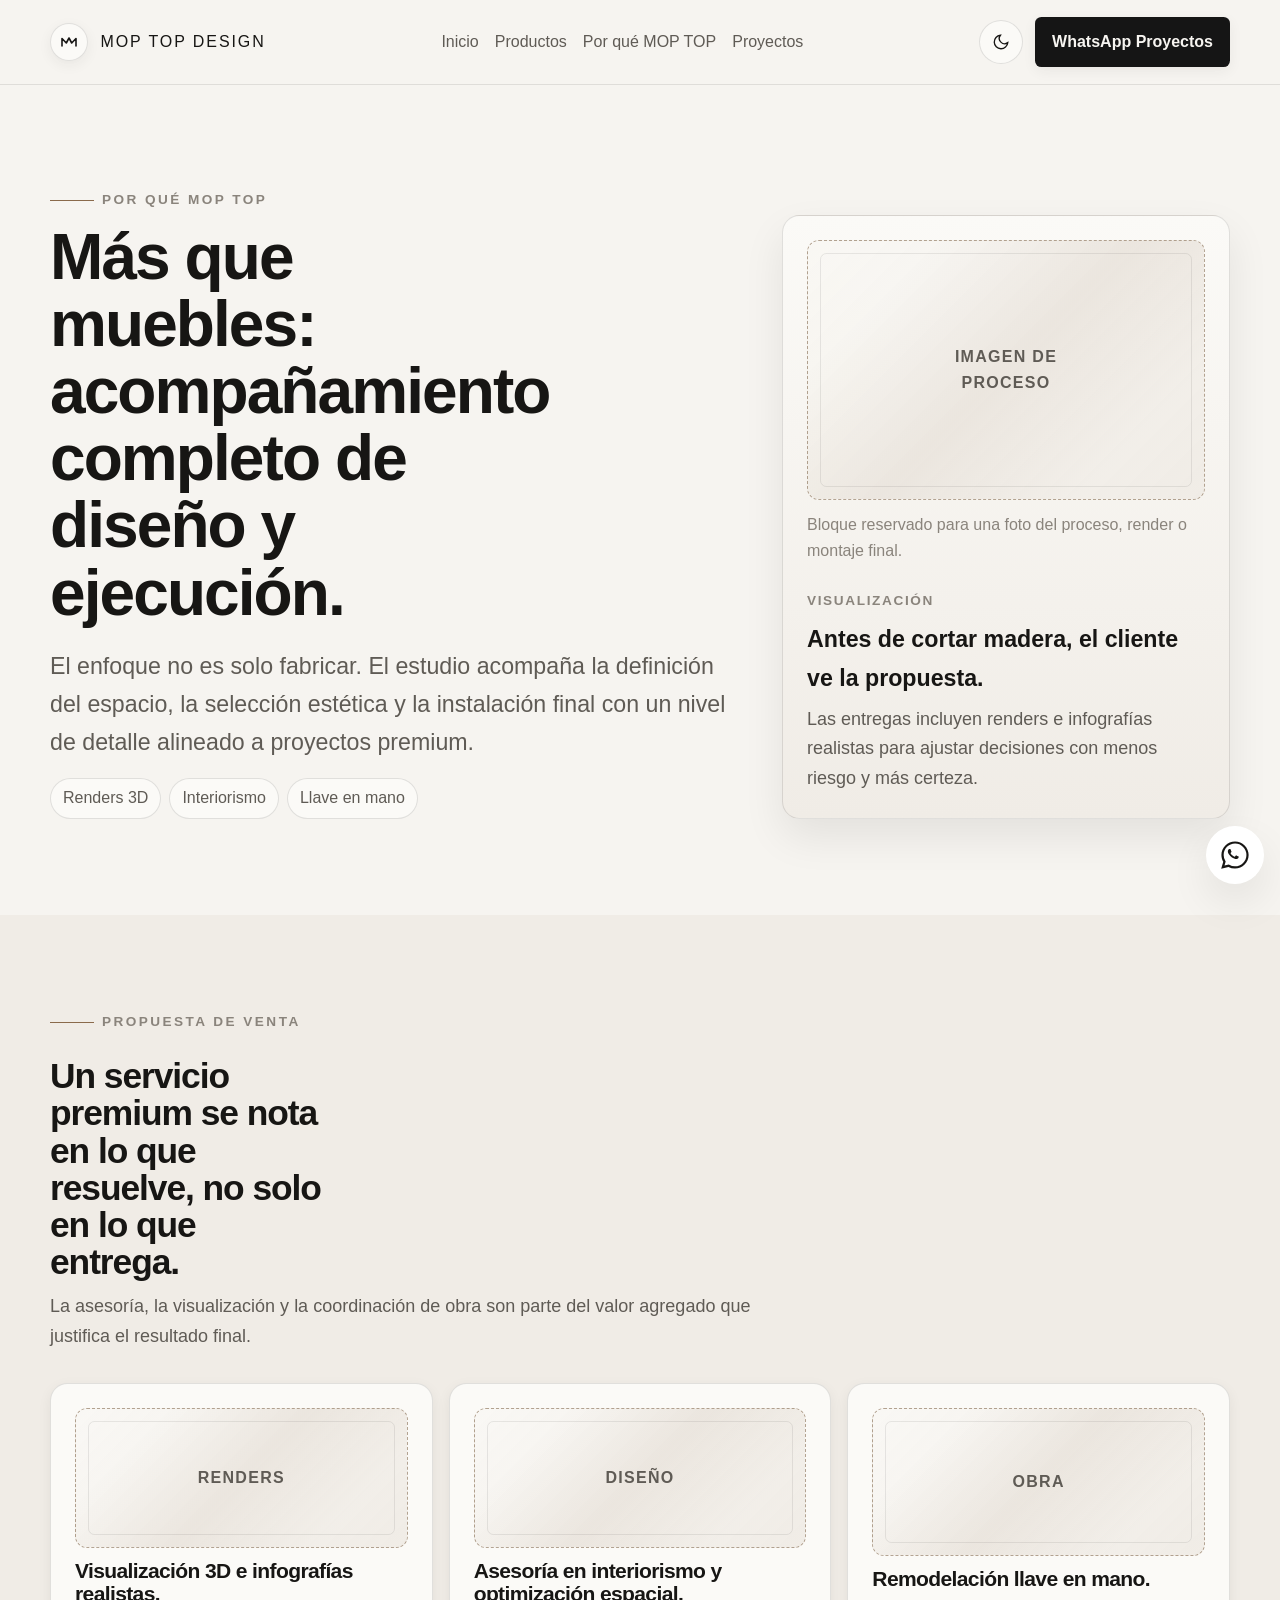
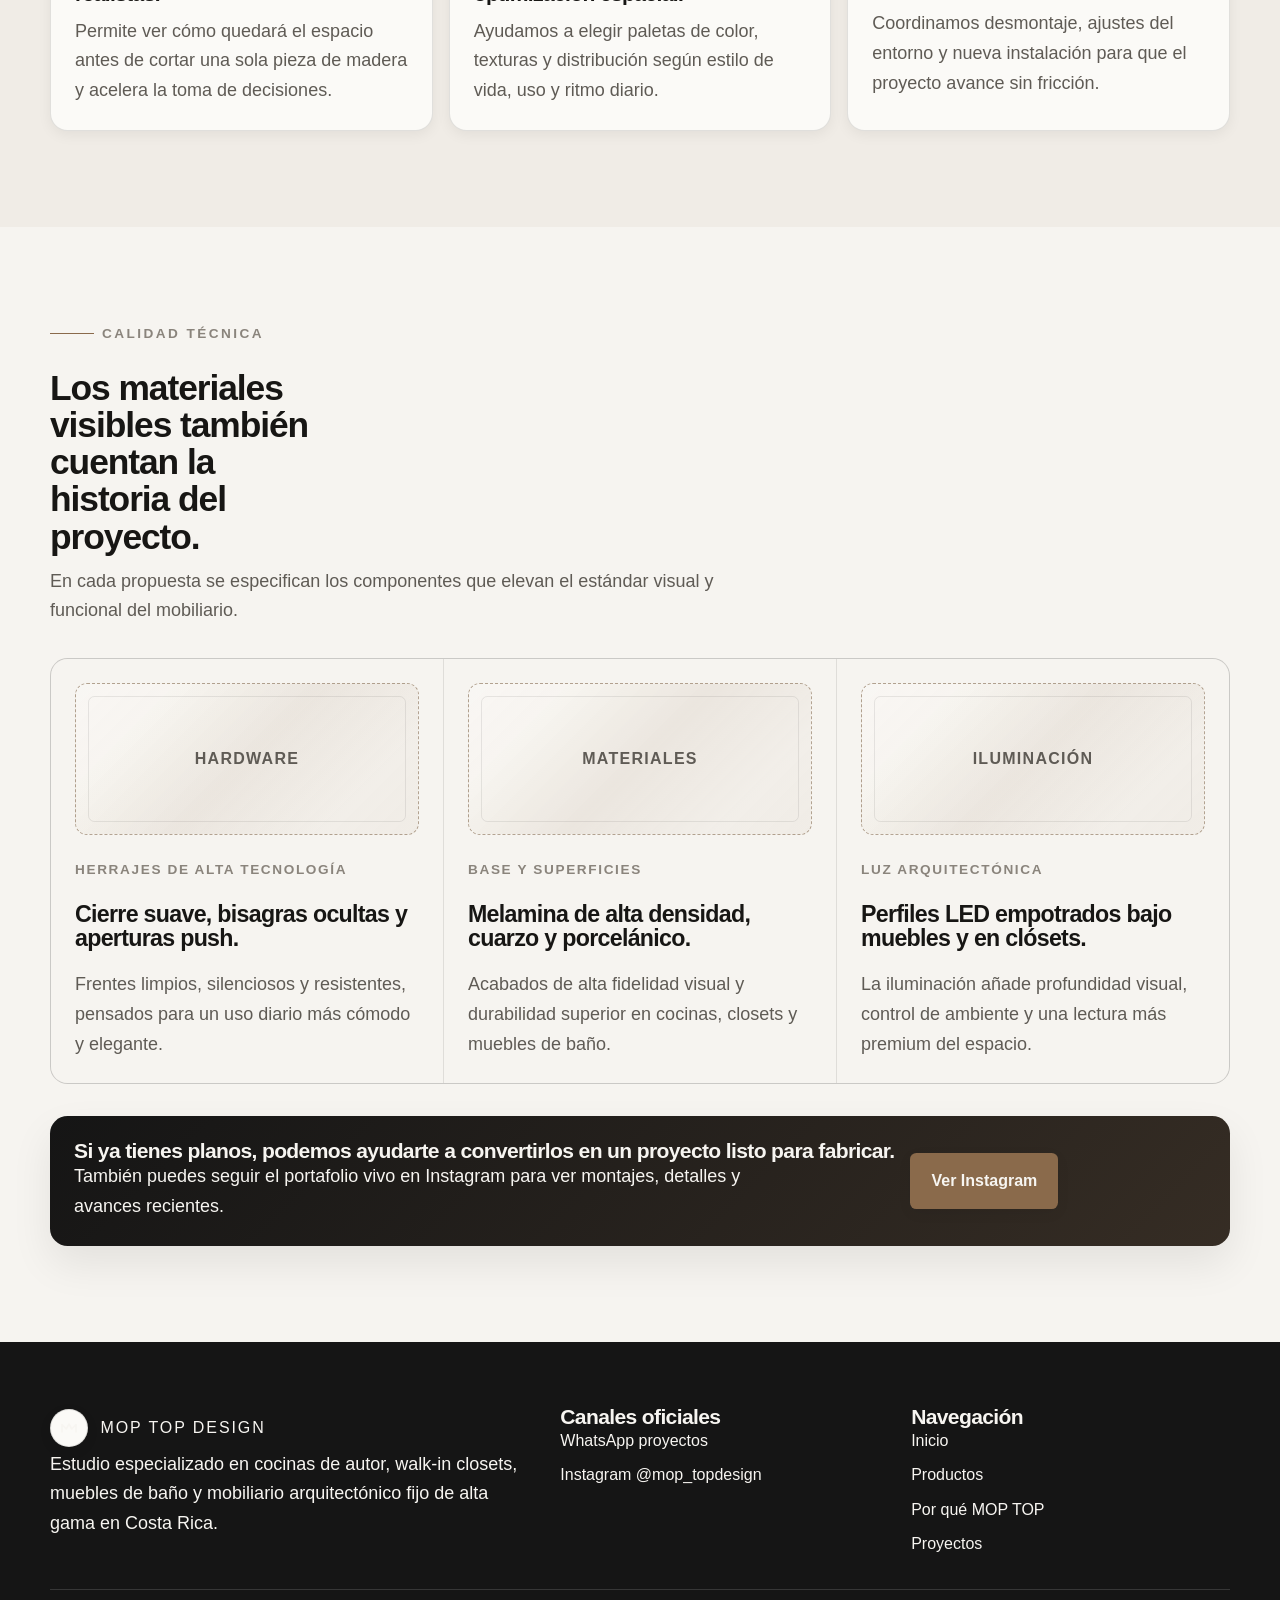
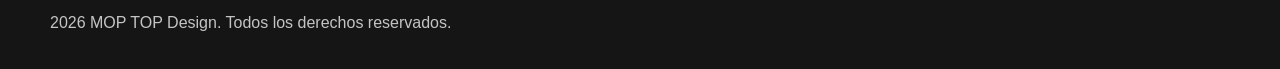
<file: porqueMopTop.html>
<!DOCTYPE html>
<html lang="es" data-theme="light">
<head>
  <meta charset="UTF-8" />
  <meta name="viewport" content="width=device-width, initial-scale=1.0, maximum-scale=1, user-scalable=no" />
  <meta name="description" content="MOP TOP Design, carpintería arquitectónica modular premium en Costa Rica." />
  <link rel="preconnect" href="https://fonts.googleapis.com">
  <link rel="preconnect" href="https://fonts.gstatic.com" crossorigin>
  <link href="https://api.fontshare.com/v2/css?f[]=general-sans@400,500,600,700&f[]=cabinet-grotesk@500,700,800&display=swap" rel="stylesheet">
  <link rel="stylesheet" href="assets/styles.css" />
</head>
<body>
  <a class="skip-link" href="#main">Saltar al contenido</a>
  <header class="site-header" id="inicio">
    <div class="container header-inner">
      <a href="index.html" class="brand" aria-label="MOP TOP inicio">
        <span class="brand-mark" aria-hidden="true">
          <svg width="22" height="22" viewBox="0 0 22 22" fill="none">
            <path d="M4 15V7.5L8.3 12L11 7L13.7 12L18 7.5V15" stroke="currentColor" stroke-width="1.6" stroke-linecap="round" stroke-linejoin="round"/>
          </svg>
        </span>
        <span class="brand-text">MOP TOP Design</span>
      </a>
      <button class="nav-toggle" type="button" data-nav-toggle aria-label="Abrir menú" aria-expanded="false" aria-controls="primary-nav">
        <svg viewBox="0 0 24 24" fill="none" stroke="currentColor" stroke-width="2" stroke-linecap="round" aria-hidden="true">
          <path d="M4 7h16"/><path d="M4 12h16"/><path d="M4 17h16"/>
        </svg>
      </button>
      <nav class="main-nav" id="primary-nav" aria-label="Principal">
        <a href="index.html">Inicio</a>
        <a href="productos.html">Productos</a>
        <a href="porqueMopTop.html">Por qué MOP TOP</a>
        <a href="proyectos.html">Proyectos</a>
      </nav>
      <div class="header-actions">
        <button class="theme-toggle" type="button" data-theme-toggle aria-label="Cambiar tema">
          <svg width="18" height="18" viewBox="0 0 24 24" fill="none" stroke="currentColor" stroke-width="1.8"><path d="M21 12.8A9 9 0 1 1 11.2 3a7 7 0 0 0 9.8 9.8Z"/></svg>
        </button>
        <a class="btn btn-primary btn-small" href="https://wa.me/50600000000?text=Hola%20MOP%20TOP,%20quiero%20iniciar%20un%20proyecto%20de%20carpinter%C3%ADa%20arquitect%C3%B3nica" target="_blank" rel="noopener noreferrer">WhatsApp Proyectos</a>
      </div>
    </div>
  </header>
  <main id="main">

    <section class="section section-hero">
      <div class="container hero-grid">
        <div class="hero-copy reveal">
          <p class="eyebrow">Por qué MOP TOP</p>
          <h1>Más que muebles: acompañamiento completo de diseño y ejecución.</h1>
          <p class="hero-text">El enfoque no es solo fabricar. El estudio acompaña la definición del espacio, la selección estética y la instalación final con un nivel de detalle alineado a proyectos premium.</p>
          <ul class="eyebrow-list" role="list">
            <li>Renders 3D</li>
            <li>Interiorismo</li>
            <li>Llave en mano</li>
          </ul>
        </div>
        <aside class="hero-panel reveal" aria-label="Beneficios de trabajar con MOP TOP">
          <div class="hero-visual">
            <div class="media-placeholder media-placeholder-hero" aria-hidden="true"><span>Imagen de proceso</span></div>
            <p class="media-caption">Bloque reservado para una foto del proceso, render o montaje final.</p>
          </div>
          <div class="hero-stat">
            <span class="stat-label">Visualización</span>
            <strong>Antes de cortar madera, el cliente ve la propuesta.</strong>
            <p>Las entregas incluyen renders e infografías realistas para ajustar decisiones con menos riesgo y más certeza.</p>
          </div>
        </aside>
      </div>
    </section>

    <section class="section section-alt">
      <div class="container section-head reveal">
        <p class="eyebrow">Propuesta de venta</p>
        <h2>Un servicio premium se nota en lo que resuelve, no solo en lo que entrega.</h2>
        <p>La asesoría, la visualización y la coordinación de obra son parte del valor agregado que justifica el resultado final.</p>
      </div>
      <div class="container feature-grid reveal">
        <article class="feature-card">
          <div class="media-placeholder" aria-hidden="true"><span>Renders</span></div>
          <h3>Visualización 3D e infografías realistas.</h3>
          <p>Permite ver cómo quedará el espacio antes de cortar una sola pieza de madera y acelera la toma de decisiones.</p>
        </article>
        <article class="feature-card">
          <div class="media-placeholder" aria-hidden="true"><span>Diseño</span></div>
          <h3>Asesoría en interiorismo y optimización espacial.</h3>
          <p>Ayudamos a elegir paletas de color, texturas y distribución según estilo de vida, uso y ritmo diario.</p>
        </article>
        <article class="feature-card">
          <div class="media-placeholder" aria-hidden="true"><span>Obra</span></div>
          <h3>Remodelación llave en mano.</h3>
          <p>Coordinamos desmontaje, ajustes del entorno y nueva instalación para que el proyecto avance sin fricción.</p>
        </article>
      </div>
    </section>

    <section class="section">
      <div class="container section-head reveal">
        <p class="eyebrow">Calidad técnica</p>
        <h2>Los materiales visibles también cuentan la historia del proyecto.</h2>
        <p>En cada propuesta se especifican los componentes que elevan el estándar visual y funcional del mobiliario.</p>
      </div>
      <div class="container services-grid reveal">
        <article class="service-card">
          <div class="media-placeholder media-placeholder-card" aria-hidden="true"><span>Hardware</span></div>
          <p class="card-index">Herrajes de alta tecnología</p>
          <h3>Cierre suave, bisagras ocultas y aperturas push.</h3>
          <p>Frentes limpios, silenciosos y resistentes, pensados para un uso diario más cómodo y elegante.</p>
        </article>
        <article class="service-card">
          <div class="media-placeholder media-placeholder-card" aria-hidden="true"><span>Materiales</span></div>
          <p class="card-index">Base y superficies</p>
          <h3>Melamina de alta densidad, cuarzo y porcelánico.</h3>
          <p>Acabados de alta fidelidad visual y durabilidad superior en cocinas, closets y muebles de baño.</p>
        </article>
        <article class="service-card">
          <div class="media-placeholder media-placeholder-card" aria-hidden="true"><span>Iluminación</span></div>
          <p class="card-index">Luz arquitectónica</p>
          <h3>Perfiles LED empotrados bajo muebles y en clósets.</h3>
          <p>La iluminación añade profundidad visual, control de ambiente y una lectura más premium del espacio.</p>
        </article>
      </div>
      <div class="container inline-cta reveal">
        <div>
          <h3>Si ya tienes planos, podemos ayudarte a convertirlos en un proyecto listo para fabricar.</h3>
          <p>También puedes seguir el portafolio vivo en Instagram para ver montajes, detalles y avances recientes.</p>
        </div>
        <a class="btn btn-primary" href="https://www.instagram.com/mop_topdesign" target="_blank" rel="noopener noreferrer">Ver Instagram</a>
      </div>
    </section>

  </main>
  <footer class="site-footer">
    <div class="container footer-grid">
      <div>
        <a href="index.html" class="brand footer-brand" aria-label="MOP TOP inicio">
          <span class="brand-mark" aria-hidden="true">
            <svg width="22" height="22" viewBox="0 0 22 22" fill="none">
              <path d="M4 15V7.5L8.3 12L11 7L13.7 12L18 7.5V15" stroke="currentColor" stroke-width="1.6" stroke-linecap="round" stroke-linejoin="round"/>
            </svg>
          </span>
          <span class="brand-text">MOP TOP Design</span>
        </a>
        <p>Estudio especializado en cocinas de autor, walk-in closets, muebles de baño y mobiliario arquitectónico fijo de alta gama en Costa Rica.</p>
      </div>
      <div>
        <h3>Canales oficiales</h3>
        <ul class="footer-links" role="list">
          <li><a href="https://wa.me/50600000000?text=Hola%20MOP%20TOP,%20quiero%20agendar%20una%20cita%20t%C3%A9cnica" target="_blank" rel="noopener noreferrer">WhatsApp proyectos</a></li>
          <li><a href="https://www.instagram.com/mop_topdesign" target="_blank" rel="noopener noreferrer">Instagram @mop_topdesign</a></li>
        </ul>
      </div>
      <div>
        <h3>Navegación</h3>
        <ul class="footer-links" role="list">
          <li><a href="index.html">Inicio</a></li>
          <li><a href="productos.html">Productos</a></li>
          <li><a href="porqueMopTop.html">Por qué MOP TOP</a></li>
          <li><a href="proyectos.html">Proyectos</a></li>
        </ul>
      </div>
    </div>
    <div class="container footer-bottom">
      <p>2026 MOP TOP Design. Todos los derechos reservados.</p>
    </div>
  </footer>
  <a class="whatsapp-float" href="https://wa.me/?text=Hola%20Ivy%20Beauty%20Studio,%20me%20gustar%C3%ADa%20realizar%20una%20consulta%20sobre%20sus%20servicios." target="_blank" rel="noopener noreferrer" aria-label="Abrir WhatsApp">
      <svg width="28" height="28" viewBox="0 0 32 32" fill="currentColor" aria-hidden="true"><path d="M19.11 17.2c-.26-.13-1.5-.74-1.73-.82-.23-.09-.4-.13-.57.13-.17.26-.65.82-.8.99-.15.17-.3.19-.56.06-.26-.13-1.09-.4-2.08-1.28-.77-.68-1.29-1.52-1.44-1.78-.15-.26-.02-.4.11-.53.12-.12.26-.3.39-.45.13-.15.17-.26.26-.43.09-.17.04-.32-.02-.45-.06-.13-.57-1.37-.78-1.88-.21-.5-.42-.43-.57-.44h-.49c-.17 0-.45.06-.68.32-.23.26-.88.86-.88 2.09s.9 2.43 1.02 2.6c.13.17 1.77 2.7 4.29 3.79.6.26 1.07.42 1.43.54.6.19 1.15.16 1.58.1.48-.07 1.5-.61 1.71-1.2.21-.59.21-1.1.15-1.2-.07-.1-.24-.16-.5-.29Z"/><path d="M16.02 3.2c-7.07 0-12.8 5.71-12.8 12.76 0 2.26.6 4.47 1.73 6.41L3 29l6.83-1.79a12.8 12.8 0 0 0 6.19 1.58h.01c7.06 0 12.79-5.72 12.79-12.77 0-3.41-1.33-6.61-3.75-9.01A12.73 12.73 0 0 0 16.02 3.2Zm0 23.45h-.01a10.67 10.67 0 0 1-5.44-1.49l-.39-.23-4.05 1.06 1.08-3.95-.25-.4a10.58 10.58 0 0 1-1.63-5.68c0-5.9 4.81-10.7 10.72-10.7 2.86 0 5.55 1.11 7.57 3.12a10.64 10.64 0 0 1 3.14 7.58c0 5.91-4.81 10.71-10.74 10.71Z"/></svg>
    </a>
  <script src="assets/app.js" defer></script>
</body>
</html>
</file>
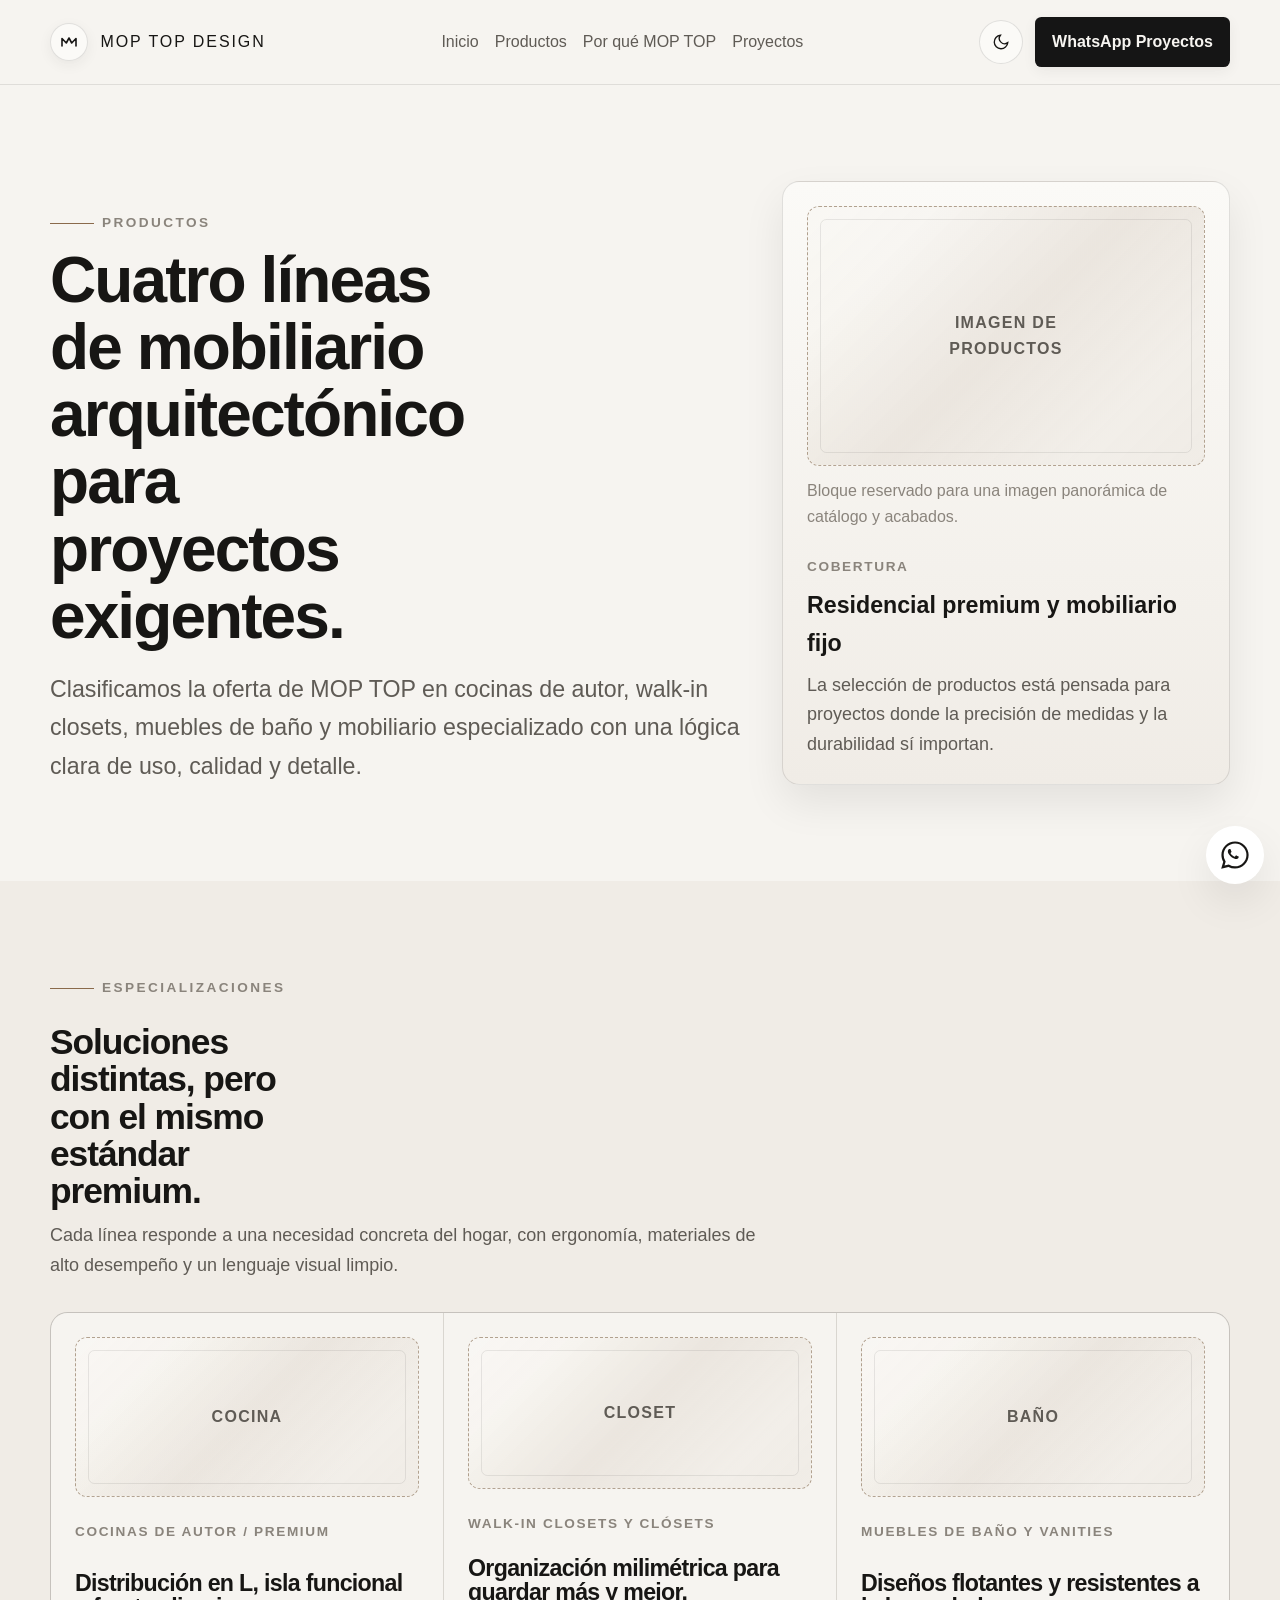
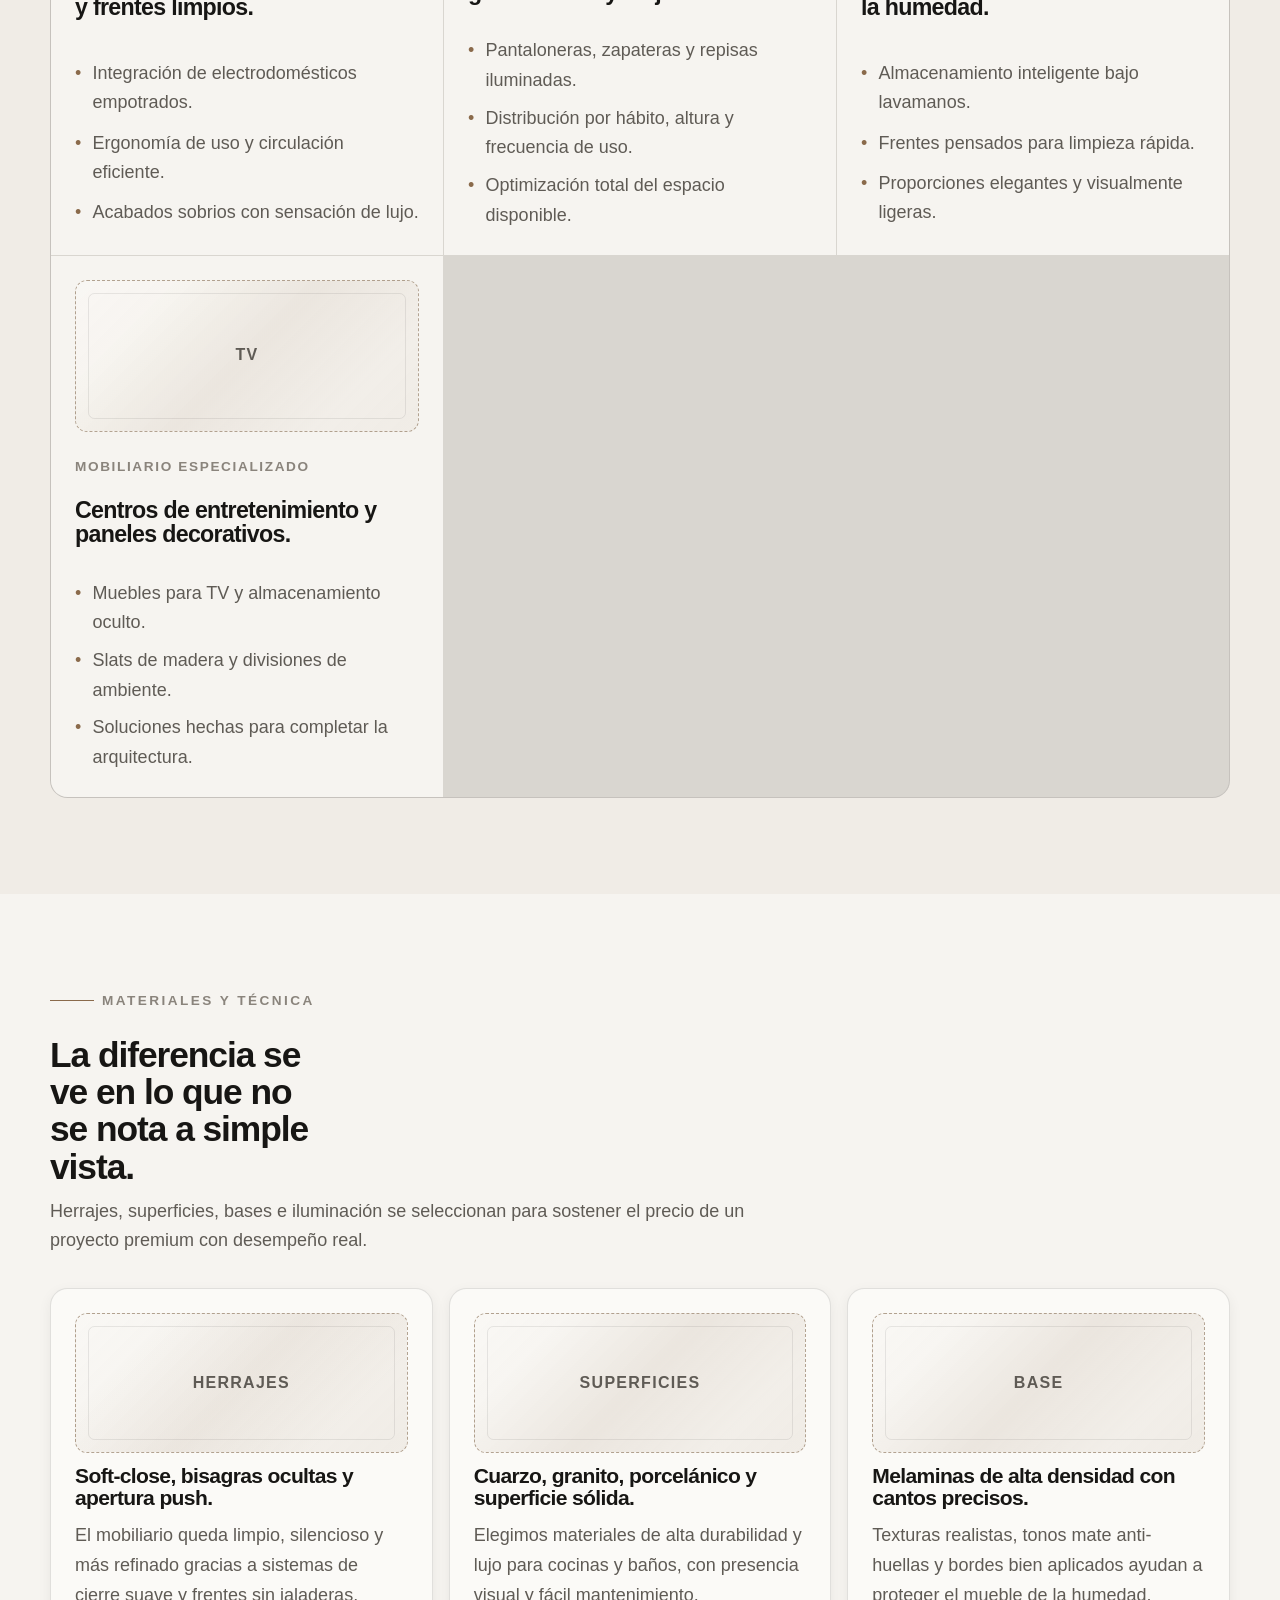
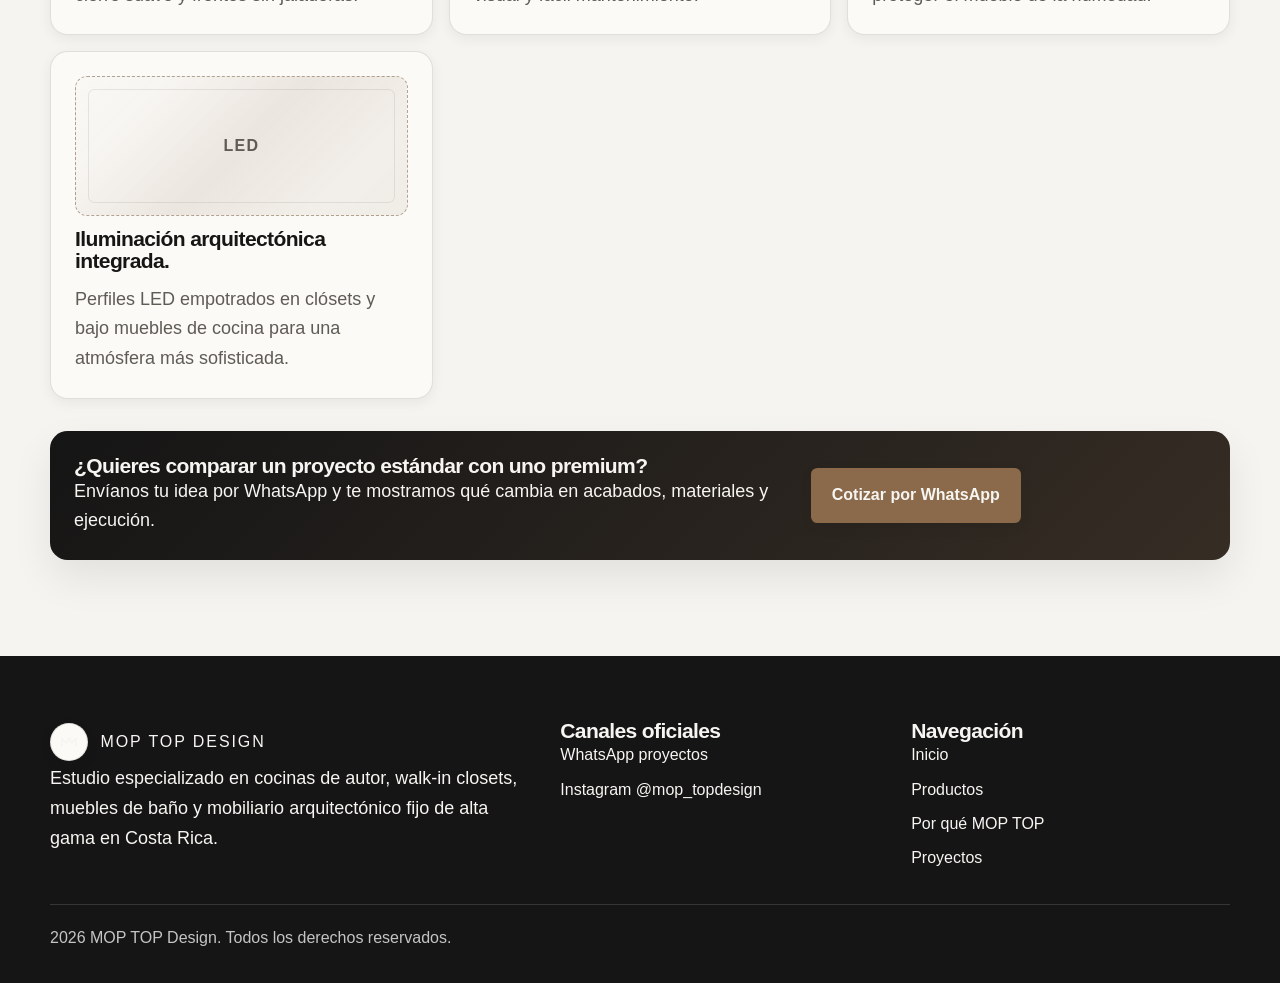
<file: productos.html>
<!DOCTYPE html>
<html lang="es" data-theme="light">
<head>
  <meta charset="UTF-8" />
  <meta name="viewport" content="width=device-width, initial-scale=1.0, maximum-scale=1, user-scalable=no" />
  <meta name="description" content="MOP TOP Design, carpintería arquitectónica modular premium en Costa Rica." />
  <link rel="preconnect" href="https://fonts.googleapis.com">
  <link rel="preconnect" href="https://fonts.gstatic.com" crossorigin>
  <link href="https://api.fontshare.com/v2/css?f[]=general-sans@400,500,600,700&f[]=cabinet-grotesk@500,700,800&display=swap" rel="stylesheet">
  <link rel="stylesheet" href="assets/styles.css" />
</head>
<body>
  <a class="skip-link" href="#main">Saltar al contenido</a>
  <header class="site-header" id="inicio">
    <div class="container header-inner">
      <a href="index.html" class="brand" aria-label="MOP TOP inicio">
        <span class="brand-mark" aria-hidden="true">
          <svg width="22" height="22" viewBox="0 0 22 22" fill="none">
            <path d="M4 15V7.5L8.3 12L11 7L13.7 12L18 7.5V15" stroke="currentColor" stroke-width="1.6" stroke-linecap="round" stroke-linejoin="round"/>
          </svg>
        </span>
        <span class="brand-text">MOP TOP Design</span>
      </a>
      <button class="nav-toggle" type="button" data-nav-toggle aria-label="Abrir menú" aria-expanded="false" aria-controls="primary-nav">
        <svg viewBox="0 0 24 24" fill="none" stroke="currentColor" stroke-width="2" stroke-linecap="round" aria-hidden="true">
          <path d="M4 7h16"/><path d="M4 12h16"/><path d="M4 17h16"/>
        </svg>
      </button>
      <nav class="main-nav" id="primary-nav" aria-label="Principal">
        <a href="index.html">Inicio</a>
        <a href="productos.html">Productos</a>
        <a href="porqueMopTop.html">Por qué MOP TOP</a>
        <a href="proyectos.html">Proyectos</a>
      </nav>
      <div class="header-actions">
        <button class="theme-toggle" type="button" data-theme-toggle aria-label="Cambiar tema">
          <svg width="18" height="18" viewBox="0 0 24 24" fill="none" stroke="currentColor" stroke-width="1.8"><path d="M21 12.8A9 9 0 1 1 11.2 3a7 7 0 0 0 9.8 9.8Z"/></svg>
        </button>
        <a class="btn btn-primary btn-small" href="https://wa.me/50600000000?text=Hola%20MOP%20TOP,%20quiero%20iniciar%20un%20proyecto%20de%20carpinter%C3%ADa%20arquitect%C3%B3nica" target="_blank" rel="noopener noreferrer">WhatsApp Proyectos</a>
      </div>
    </div>
  </header>
  <main id="main">

    <section class="section section-hero">
      <div class="container hero-grid">
        <div class="hero-copy reveal">
          <p class="eyebrow">Productos</p>
          <h1>Cuatro líneas de mobiliario arquitectónico para proyectos exigentes.</h1>
          <p class="hero-text">Clasificamos la oferta de MOP TOP en cocinas de autor, walk-in closets, muebles de baño y mobiliario especializado con una lógica clara de uso, calidad y detalle.</p>
        </div>
        <aside class="hero-panel reveal" aria-label="Vista general de productos">
          <div class="hero-visual">
            <div class="media-placeholder media-placeholder-hero" aria-hidden="true"><span>Imagen de productos</span></div>
            <p class="media-caption">Bloque reservado para una imagen panorámica de catálogo y acabados.</p>
          </div>
          <div class="hero-stat">
            <span class="stat-label">Cobertura</span>
            <strong>Residencial premium y mobiliario fijo</strong>
            <p>La selección de productos está pensada para proyectos donde la precisión de medidas y la durabilidad sí importan.</p>
          </div>
        </aside>
      </div>
    </section>

    <section class="section section-alt">
      <div class="container section-head reveal">
        <p class="eyebrow">Especializaciones</p>
        <h2>Soluciones distintas, pero con el mismo estándar premium.</h2>
        <p>Cada línea responde a una necesidad concreta del hogar, con ergonomía, materiales de alto desempeño y un lenguaje visual limpio.</p>
      </div>
      <div class="container services-grid reveal">
        <article class="service-card">
          <div class="media-placeholder media-placeholder-card" aria-hidden="true"><span>Cocina</span></div>
          <p class="card-index">Cocinas de autor / premium</p>
          <h3>Distribución en L, isla funcional y frentes limpios.</h3>
          <ul class="check-list" role="list">
            <li>Integración de electrodomésticos empotrados.</li>
            <li>Ergonomía de uso y circulación eficiente.</li>
            <li>Acabados sobrios con sensación de lujo.</li>
          </ul>
        </article>
        <article class="service-card">
          <div class="media-placeholder media-placeholder-card" aria-hidden="true"><span>Closet</span></div>
          <p class="card-index">Walk-in closets y clósets</p>
          <h3>Organización milimétrica para guardar más y mejor.</h3>
          <ul class="check-list" role="list">
            <li>Pantaloneras, zapateras y repisas iluminadas.</li>
            <li>Distribución por hábito, altura y frecuencia de uso.</li>
            <li>Optimización total del espacio disponible.</li>
          </ul>
        </article>
        <article class="service-card">
          <div class="media-placeholder media-placeholder-card" aria-hidden="true"><span>Baño</span></div>
          <p class="card-index">Muebles de baño y vanities</p>
          <h3>Diseños flotantes y resistentes a la humedad.</h3>
          <ul class="check-list" role="list">
            <li>Almacenamiento inteligente bajo lavamanos.</li>
            <li>Frentes pensados para limpieza rápida.</li>
            <li>Proporciones elegantes y visualmente ligeras.</li>
          </ul>
        </article>
        <article class="service-card">
          <div class="media-placeholder media-placeholder-card" aria-hidden="true"><span>TV</span></div>
          <p class="card-index">Mobiliario especializado</p>
          <h3>Centros de entretenimiento y paneles decorativos.</h3>
          <ul class="check-list" role="list">
            <li>Muebles para TV y almacenamiento oculto.</li>
            <li>Slats de madera y divisiones de ambiente.</li>
            <li>Soluciones hechas para completar la arquitectura.</li>
          </ul>
        </article>
      </div>
    </section>

    <section class="section">
      <div class="container section-head reveal">
        <p class="eyebrow">Materiales y técnica</p>
        <h2>La diferencia se ve en lo que no se nota a simple vista.</h2>
        <p>Herrajes, superficies, bases e iluminación se seleccionan para sostener el precio de un proyecto premium con desempeño real.</p>
      </div>
      <div class="container feature-grid reveal">
        <article class="feature-card">
          <div class="media-placeholder" aria-hidden="true"><span>Herrajes</span></div>
          <h3>Soft-close, bisagras ocultas y apertura push.</h3>
          <p>El mobiliario queda limpio, silencioso y más refinado gracias a sistemas de cierre suave y frentes sin jaladeras.</p>
        </article>
        <article class="feature-card">
          <div class="media-placeholder" aria-hidden="true"><span>Superficies</span></div>
          <h3>Cuarzo, granito, porcelánico y superficie sólida.</h3>
          <p>Elegimos materiales de alta durabilidad y lujo para cocinas y baños, con presencia visual y fácil mantenimiento.</p>
        </article>
        <article class="feature-card">
          <div class="media-placeholder" aria-hidden="true"><span>Base</span></div>
          <h3>Melaminas de alta densidad con cantos precisos.</h3>
          <p>Texturas realistas, tonos mate anti-huellas y bordes bien aplicados ayudan a proteger el mueble de la humedad.</p>
        </article>
        <article class="feature-card">
          <div class="media-placeholder" aria-hidden="true"><span>LED</span></div>
          <h3>Iluminación arquitectónica integrada.</h3>
          <p>Perfiles LED empotrados en clósets y bajo muebles de cocina para una atmósfera más sofisticada.</p>
        </article>
      </div>
      <div class="container inline-cta reveal">
        <div>
          <h3>¿Quieres comparar un proyecto estándar con uno premium?</h3>
          <p>Envíanos tu idea por WhatsApp y te mostramos qué cambia en acabados, materiales y ejecución.</p>
        </div>
        <a class="btn btn-primary" href="https://wa.me/50600000000?text=Hola%20MOP%20TOP,%20quiero%20cotizar%20cocinas,%20closets%20o%20ba%C3%B1os" target="_blank" rel="noopener noreferrer">Cotizar por WhatsApp</a>
      </div>
    </section>

  </main>
  <footer class="site-footer">
    <div class="container footer-grid">
      <div>
        <a href="index.html" class="brand footer-brand" aria-label="MOP TOP inicio">
          <span class="brand-mark" aria-hidden="true">
            <svg width="22" height="22" viewBox="0 0 22 22" fill="none">
              <path d="M4 15V7.5L8.3 12L11 7L13.7 12L18 7.5V15" stroke="currentColor" stroke-width="1.6" stroke-linecap="round" stroke-linejoin="round"/>
            </svg>
          </span>
          <span class="brand-text">MOP TOP Design</span>
        </a>
        <p>Estudio especializado en cocinas de autor, walk-in closets, muebles de baño y mobiliario arquitectónico fijo de alta gama en Costa Rica.</p>
      </div>
      <div>
        <h3>Canales oficiales</h3>
        <ul class="footer-links" role="list">
          <li><a href="https://wa.me/50600000000?text=Hola%20MOP%20TOP,%20quiero%20agendar%20una%20cita%20t%C3%A9cnica" target="_blank" rel="noopener noreferrer">WhatsApp proyectos</a></li>
          <li><a href="https://www.instagram.com/mop_topdesign" target="_blank" rel="noopener noreferrer">Instagram @mop_topdesign</a></li>
        </ul>
      </div>
      <div>
        <h3>Navegación</h3>
        <ul class="footer-links" role="list">
          <li><a href="index.html">Inicio</a></li>
          <li><a href="productos.html">Productos</a></li>
          <li><a href="porqueMopTop.html">Por qué MOP TOP</a></li>
          <li><a href="proyectos.html">Proyectos</a></li>
        </ul>
      </div>
    </div>
    <div class="container footer-bottom">
      <p>2026 MOP TOP Design. Todos los derechos reservados.</p>
    </div>
  </footer>
  <a class="whatsapp-float" href="https://wa.me/?text=Hola%20Ivy%20Beauty%20Studio,%20me%20gustar%C3%ADa%20realizar%20una%20consulta%20sobre%20sus%20servicios." target="_blank" rel="noopener noreferrer" aria-label="Abrir WhatsApp">
      <svg width="28" height="28" viewBox="0 0 32 32" fill="currentColor" aria-hidden="true"><path d="M19.11 17.2c-.26-.13-1.5-.74-1.73-.82-.23-.09-.4-.13-.57.13-.17.26-.65.82-.8.99-.15.17-.3.19-.56.06-.26-.13-1.09-.4-2.08-1.28-.77-.68-1.29-1.52-1.44-1.78-.15-.26-.02-.4.11-.53.12-.12.26-.3.39-.45.13-.15.17-.26.26-.43.09-.17.04-.32-.02-.45-.06-.13-.57-1.37-.78-1.88-.21-.5-.42-.43-.57-.44h-.49c-.17 0-.45.06-.68.32-.23.26-.88.86-.88 2.09s.9 2.43 1.02 2.6c.13.17 1.77 2.7 4.29 3.79.6.26 1.07.42 1.43.54.6.19 1.15.16 1.58.1.48-.07 1.5-.61 1.71-1.2.21-.59.21-1.1.15-1.2-.07-.1-.24-.16-.5-.29Z"/><path d="M16.02 3.2c-7.07 0-12.8 5.71-12.8 12.76 0 2.26.6 4.47 1.73 6.41L3 29l6.83-1.79a12.8 12.8 0 0 0 6.19 1.58h.01c7.06 0 12.79-5.72 12.79-12.77 0-3.41-1.33-6.61-3.75-9.01A12.73 12.73 0 0 0 16.02 3.2Zm0 23.45h-.01a10.67 10.67 0 0 1-5.44-1.49l-.39-.23-4.05 1.06 1.08-3.95-.25-.4a10.58 10.58 0 0 1-1.63-5.68c0-5.9 4.81-10.7 10.72-10.7 2.86 0 5.55 1.11 7.57 3.12a10.64 10.64 0 0 1 3.14 7.58c0 5.91-4.81 10.71-10.74 10.71Z"/></svg>
    </a>
  <script src="assets/app.js" defer></script>
</body>
</html>
</file>
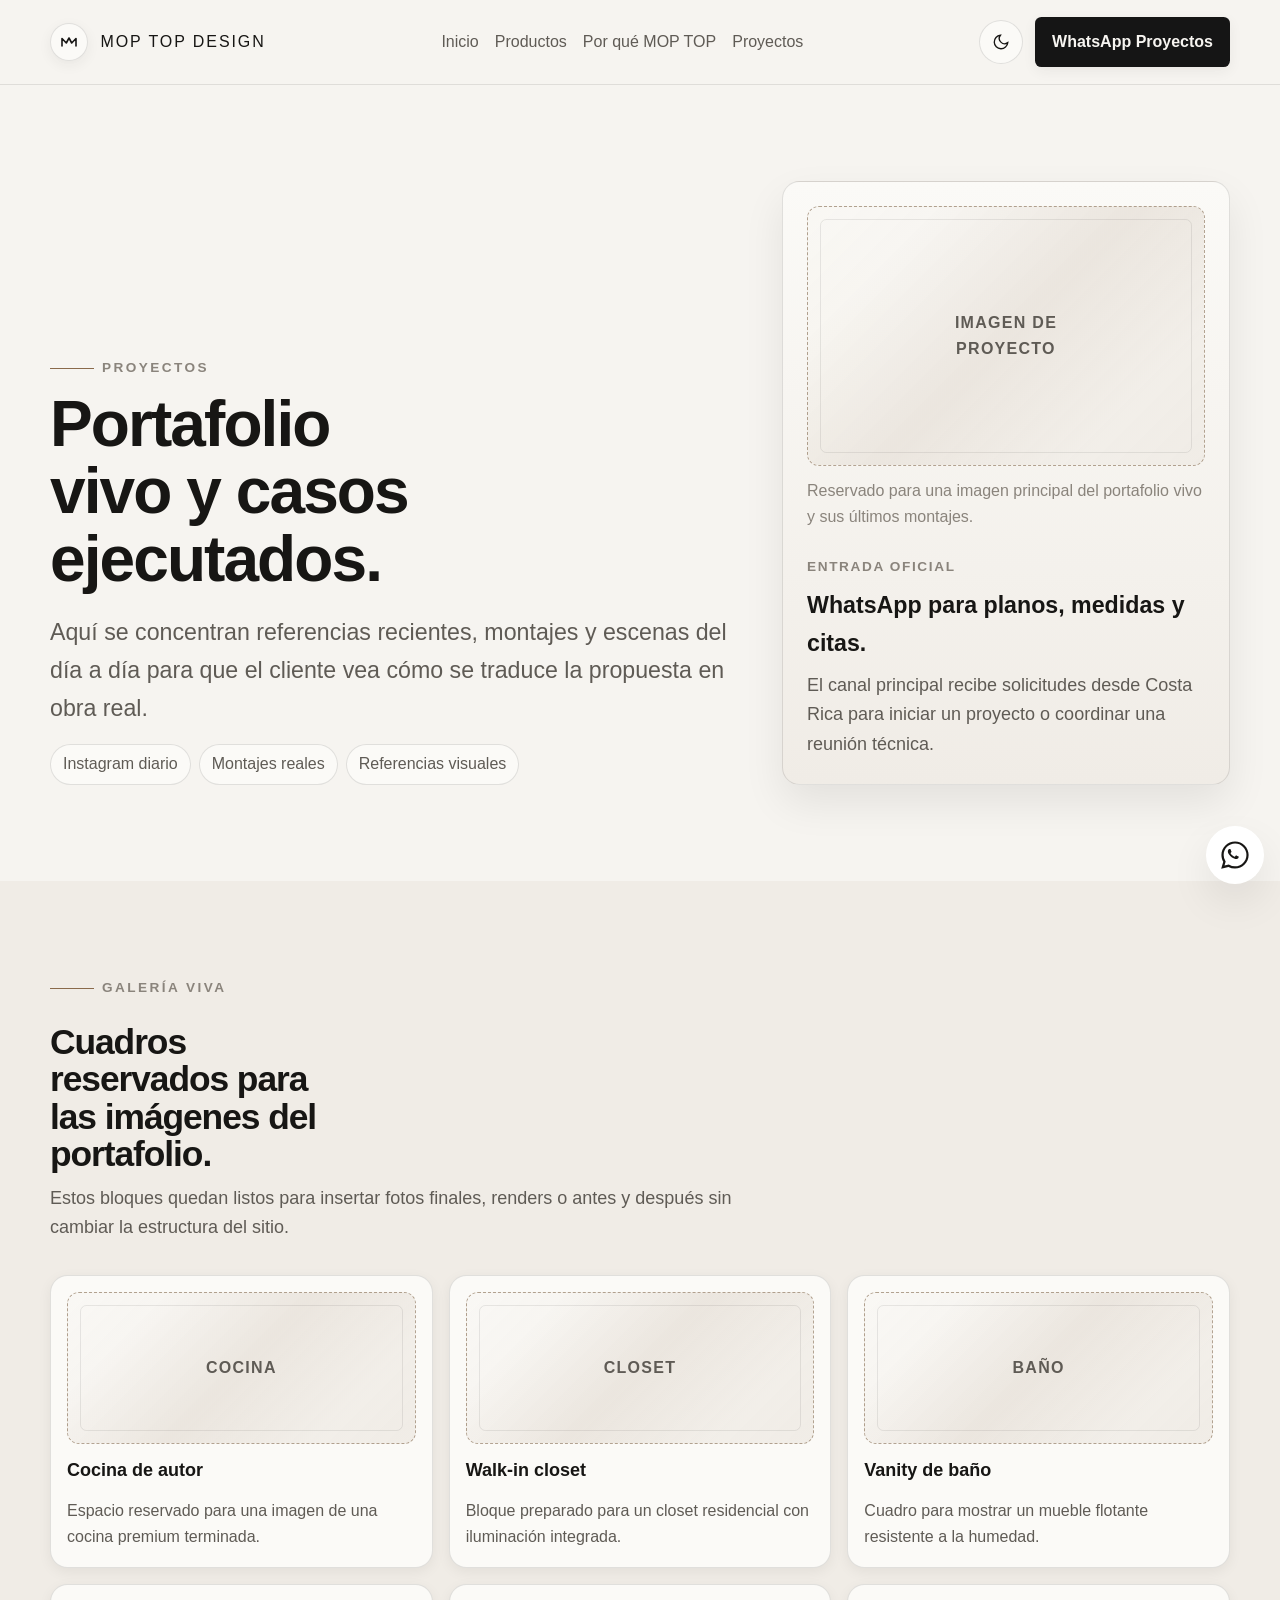
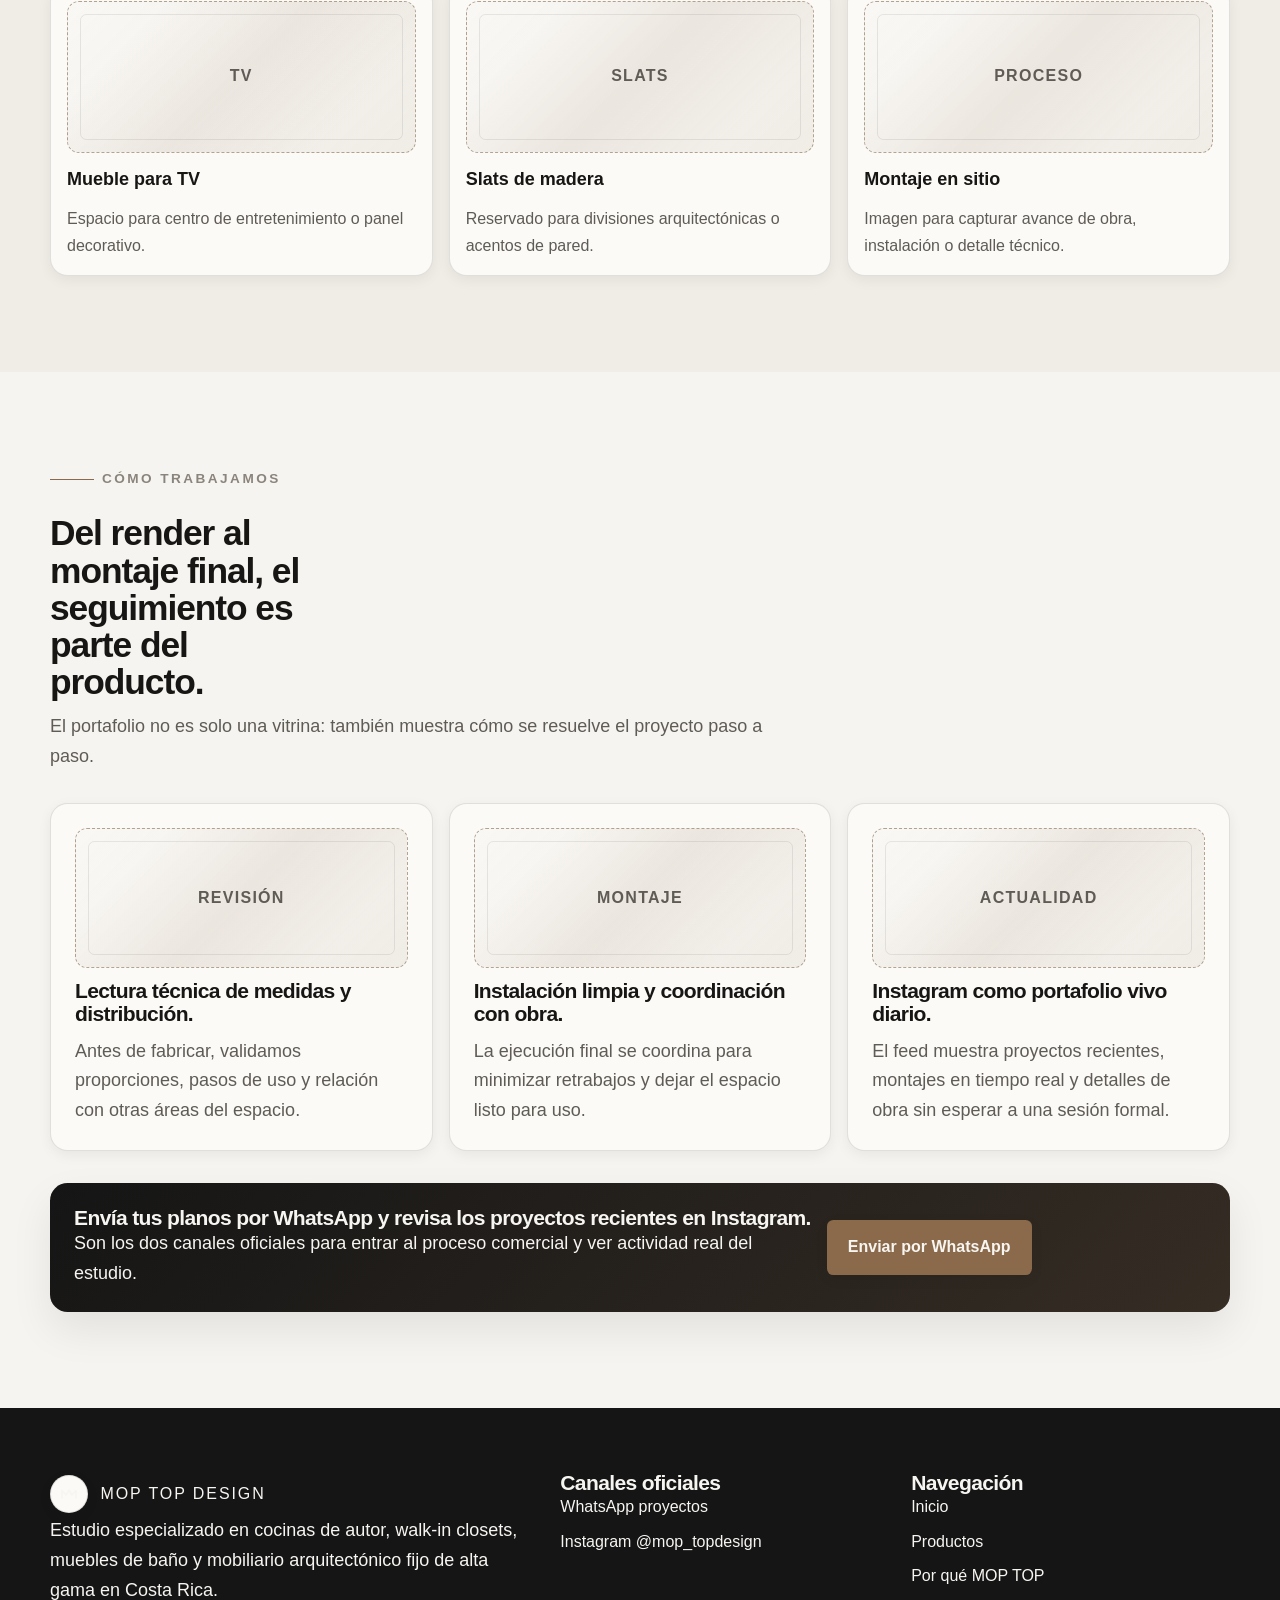
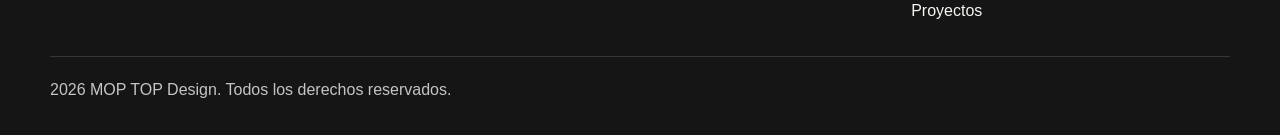
<file: proyectos.html>
<!DOCTYPE html>
<html lang="es" data-theme="light">
<head>
  <meta charset="UTF-8" />
  <meta name="viewport" content="width=device-width, initial-scale=1.0, maximum-scale=1, user-scalable=no" />
  <meta name="description" content="MOP TOP Design, carpintería arquitectónica modular premium en Costa Rica." />
  <link rel="preconnect" href="https://fonts.googleapis.com">
  <link rel="preconnect" href="https://fonts.gstatic.com" crossorigin>
  <link href="https://api.fontshare.com/v2/css?f[]=general-sans@400,500,600,700&f[]=cabinet-grotesk@500,700,800&display=swap" rel="stylesheet">
  <link rel="stylesheet" href="assets/styles.css" />
</head>
<body>
  <a class="skip-link" href="#main">Saltar al contenido</a>
  <header class="site-header" id="inicio">
    <div class="container header-inner">
      <a href="index.html" class="brand" aria-label="MOP TOP inicio">
        <span class="brand-mark" aria-hidden="true">
          <svg width="22" height="22" viewBox="0 0 22 22" fill="none">
            <path d="M4 15V7.5L8.3 12L11 7L13.7 12L18 7.5V15" stroke="currentColor" stroke-width="1.6" stroke-linecap="round" stroke-linejoin="round"/>
          </svg>
        </span>
        <span class="brand-text">MOP TOP Design</span>
      </a>
      <button class="nav-toggle" type="button" data-nav-toggle aria-label="Abrir menú" aria-expanded="false" aria-controls="primary-nav">
        <svg viewBox="0 0 24 24" fill="none" stroke="currentColor" stroke-width="2" stroke-linecap="round" aria-hidden="true">
          <path d="M4 7h16"/><path d="M4 12h16"/><path d="M4 17h16"/>
        </svg>
      </button>
      <nav class="main-nav" id="primary-nav" aria-label="Principal">
        <a href="index.html">Inicio</a>
        <a href="productos.html">Productos</a>
        <a href="porqueMopTop.html">Por qué MOP TOP</a>
        <a href="proyectos.html">Proyectos</a>
      </nav>
      <div class="header-actions">
        <button class="theme-toggle" type="button" data-theme-toggle aria-label="Cambiar tema">
          <svg width="18" height="18" viewBox="0 0 24 24" fill="none" stroke="currentColor" stroke-width="1.8"><path d="M21 12.8A9 9 0 1 1 11.2 3a7 7 0 0 0 9.8 9.8Z"/></svg>
        </button>
        <a class="btn btn-primary btn-small" href="https://wa.me/50600000000?text=Hola%20MOP%20TOP,%20quiero%20iniciar%20un%20proyecto%20de%20carpinter%C3%ADa%20arquitect%C3%B3nica" target="_blank" rel="noopener noreferrer">WhatsApp Proyectos</a>
      </div>
    </div>
  </header>
  <main id="main">

    <section class="section section-hero">
      <div class="container hero-grid">
        <div class="hero-copy reveal">
          <p class="eyebrow">Proyectos</p>
          <h1>Portafolio vivo y casos ejecutados.</h1>
          <p class="hero-text">Aquí se concentran referencias recientes, montajes y escenas del día a día para que el cliente vea cómo se traduce la propuesta en obra real.</p>
          <ul class="eyebrow-list" role="list">
            <li>Instagram diario</li>
            <li>Montajes reales</li>
            <li>Referencias visuales</li>
          </ul>
        </div>
        <aside class="hero-panel reveal" aria-label="Resumen de portafolio">
          <div class="hero-visual">
            <div class="media-placeholder media-placeholder-hero" aria-hidden="true"><span>Imagen de proyecto</span></div>
            <p class="media-caption">Reservado para una imagen principal del portafolio vivo y sus últimos montajes.</p>
          </div>
          <div class="hero-stat">
            <span class="stat-label">Entrada oficial</span>
            <strong>WhatsApp para planos, medidas y citas.</strong>
            <p>El canal principal recibe solicitudes desde Costa Rica para iniciar un proyecto o coordinar una reunión técnica.</p>
          </div>
        </aside>
      </div>
    </section>

    <section class="section section-alt">
      <div class="container section-head reveal">
        <p class="eyebrow">Galería viva</p>
        <h2>Cuadros reservados para las imágenes del portafolio.</h2>
        <p>Estos bloques quedan listos para insertar fotos finales, renders o antes y después sin cambiar la estructura del sitio.</p>
      </div>
      <div class="container image-grid reveal">
        <article class="image-tile">
          <div class="media-placeholder media-placeholder-card" aria-hidden="true"><span>Cocina</span></div>
          <strong>Cocina de autor</strong>
          <p>Espacio reservado para una imagen de una cocina premium terminada.</p>
        </article>
        <article class="image-tile">
          <div class="media-placeholder media-placeholder-card" aria-hidden="true"><span>Closet</span></div>
          <strong>Walk-in closet</strong>
          <p>Bloque preparado para un closet residencial con iluminación integrada.</p>
        </article>
        <article class="image-tile">
          <div class="media-placeholder media-placeholder-card" aria-hidden="true"><span>Baño</span></div>
          <strong>Vanity de baño</strong>
          <p>Cuadro para mostrar un mueble flotante resistente a la humedad.</p>
        </article>
        <article class="image-tile">
          <div class="media-placeholder media-placeholder-card" aria-hidden="true"><span>TV</span></div>
          <strong>Mueble para TV</strong>
          <p>Espacio para centro de entretenimiento o panel decorativo.</p>
        </article>
        <article class="image-tile">
          <div class="media-placeholder media-placeholder-card" aria-hidden="true"><span>Slats</span></div>
          <strong>Slats de madera</strong>
          <p>Reservado para divisiones arquitectónicas o acentos de pared.</p>
        </article>
        <article class="image-tile">
          <div class="media-placeholder media-placeholder-card" aria-hidden="true"><span>Proceso</span></div>
          <strong>Montaje en sitio</strong>
          <p>Imagen para capturar avance de obra, instalación o detalle técnico.</p>
        </article>
      </div>
    </section>

    <section class="section">
      <div class="container section-head reveal">
        <p class="eyebrow">Cómo trabajamos</p>
        <h2>Del render al montaje final, el seguimiento es parte del producto.</h2>
        <p>El portafolio no es solo una vitrina: también muestra cómo se resuelve el proyecto paso a paso.</p>
      </div>
      <div class="container feature-grid reveal">
        <article class="feature-card">
          <div class="media-placeholder" aria-hidden="true"><span>Revisión</span></div>
          <h3>Lectura técnica de medidas y distribución.</h3>
          <p>Antes de fabricar, validamos proporciones, pasos de uso y relación con otras áreas del espacio.</p>
        </article>
        <article class="feature-card">
          <div class="media-placeholder" aria-hidden="true"><span>Montaje</span></div>
          <h3>Instalación limpia y coordinación con obra.</h3>
          <p>La ejecución final se coordina para minimizar retrabajos y dejar el espacio listo para uso.</p>
        </article>
        <article class="feature-card">
          <div class="media-placeholder" aria-hidden="true"><span>Actualidad</span></div>
          <h3>Instagram como portafolio vivo diario.</h3>
          <p>El feed muestra proyectos recientes, montajes en tiempo real y detalles de obra sin esperar a una sesión formal.</p>
        </article>
      </div>
      <div class="container inline-cta reveal">
        <div>
          <h3>Envía tus planos por WhatsApp y revisa los proyectos recientes en Instagram.</h3>
          <p>Son los dos canales oficiales para entrar al proceso comercial y ver actividad real del estudio.</p>
        </div>
        <a class="btn btn-primary" href="https://wa.me/50600000000?text=Hola%20MOP%20TOP,%20quiero%20enviar%20planos%20y%20medidas%20para%20mi%20proyecto" target="_blank" rel="noopener noreferrer">Enviar por WhatsApp</a>
      </div>
    </section>

  </main>
  <footer class="site-footer">
    <div class="container footer-grid">
      <div>
        <a href="index.html" class="brand footer-brand" aria-label="MOP TOP inicio">
          <span class="brand-mark" aria-hidden="true">
            <svg width="22" height="22" viewBox="0 0 22 22" fill="none">
              <path d="M4 15V7.5L8.3 12L11 7L13.7 12L18 7.5V15" stroke="currentColor" stroke-width="1.6" stroke-linecap="round" stroke-linejoin="round"/>
            </svg>
          </span>
          <span class="brand-text">MOP TOP Design</span>
        </a>
        <p>Estudio especializado en cocinas de autor, walk-in closets, muebles de baño y mobiliario arquitectónico fijo de alta gama en Costa Rica.</p>
      </div>
      <div>
        <h3>Canales oficiales</h3>
        <ul class="footer-links" role="list">
          <li><a href="https://wa.me/50600000000?text=Hola%20MOP%20TOP,%20quiero%20agendar%20una%20cita%20t%C3%A9cnica" target="_blank" rel="noopener noreferrer">WhatsApp proyectos</a></li>
          <li><a href="https://www.instagram.com/mop_topdesign" target="_blank" rel="noopener noreferrer">Instagram @mop_topdesign</a></li>
        </ul>
      </div>
      <div>
        <h3>Navegación</h3>
        <ul class="footer-links" role="list">
          <li><a href="index.html">Inicio</a></li>
          <li><a href="productos.html">Productos</a></li>
          <li><a href="porqueMopTop.html">Por qué MOP TOP</a></li>
          <li><a href="proyectos.html">Proyectos</a></li>
        </ul>
      </div>
    </div>
    <div class="container footer-bottom">
      <p>2026 MOP TOP Design. Todos los derechos reservados.</p>
    </div>
  </footer>
 <a class="whatsapp-float" href="https://wa.me/?text=Hola%20Ivy%20Beauty%20Studio,%20me%20gustar%C3%ADa%20realizar%20una%20consulta%20sobre%20sus%20servicios." target="_blank" rel="noopener noreferrer" aria-label="Abrir WhatsApp">
      <svg width="28" height="28" viewBox="0 0 32 32" fill="currentColor" aria-hidden="true"><path d="M19.11 17.2c-.26-.13-1.5-.74-1.73-.82-.23-.09-.4-.13-.57.13-.17.26-.65.82-.8.99-.15.17-.3.19-.56.06-.26-.13-1.09-.4-2.08-1.28-.77-.68-1.29-1.52-1.44-1.78-.15-.26-.02-.4.11-.53.12-.12.26-.3.39-.45.13-.15.17-.26.26-.43.09-.17.04-.32-.02-.45-.06-.13-.57-1.37-.78-1.88-.21-.5-.42-.43-.57-.44h-.49c-.17 0-.45.06-.68.32-.23.26-.88.86-.88 2.09s.9 2.43 1.02 2.6c.13.17 1.77 2.7 4.29 3.79.6.26 1.07.42 1.43.54.6.19 1.15.16 1.58.1.48-.07 1.5-.61 1.71-1.2.21-.59.21-1.1.15-1.2-.07-.1-.24-.16-.5-.29Z"/><path d="M16.02 3.2c-7.07 0-12.8 5.71-12.8 12.76 0 2.26.6 4.47 1.73 6.41L3 29l6.83-1.79a12.8 12.8 0 0 0 6.19 1.58h.01c7.06 0 12.79-5.72 12.79-12.77 0-3.41-1.33-6.61-3.75-9.01A12.73 12.73 0 0 0 16.02 3.2Zm0 23.45h-.01a10.67 10.67 0 0 1-5.44-1.49l-.39-.23-4.05 1.06 1.08-3.95-.25-.4a10.58 10.58 0 0 1-1.63-5.68c0-5.9 4.81-10.7 10.72-10.7 2.86 0 5.55 1.11 7.57 3.12a10.64 10.64 0 0 1 3.14 7.58c0 5.91-4.81 10.71-10.74 10.71Z"/></svg>
    </a>
  <script src="assets/app.js" defer></script>
</body>
</html>
</file>
<file: assets/styles.css>
/* styles.css simplificado inspirado en referencia */
:root,
[data-theme="light"] {
  --color-bg: #f6f4f0;
  --color-surface: #fbfaf7;
  --color-surface-2: #f0ece6;
  --color-surface-alt: #e7e0d7;
  --color-divider: rgba(28, 28, 28, 0.1);
  --color-border: rgba(28, 28, 28, 0.12);
  --color-text: #171614;
  --color-text-muted: #5f5b55;
  --color-text-faint: #8a847c;
  --color-text-inverse: #f7f5f1;
  --color-primary: #151515;
  --color-primary-hover: #2a2a2a;
  --color-accent: #8a6a4b;
  --color-accent-soft: rgba(138, 106, 75, 0.16);
  --shadow-sm: 0 4px 14px rgba(0,0,0,0.06);
  --shadow-md: 0 18px 42px rgba(0,0,0,0.08);
  --radius-sm: 0.4rem;
  --radius-md: 0.75rem;
  --radius-lg: 1.1rem;
  --radius-xl: 1.6rem;
  --space-1: 0.25rem;
  --space-2: 0.5rem;
  --space-3: 0.75rem;
  --space-4: 1rem;
  --space-5: 1.25rem;
  --space-6: 1.5rem;
  --space-8: 2rem;
  --space-10: 2.5rem;
  --space-12: 3rem;
  --space-16: 4rem;
  --space-24: 6rem;
  --text-xs: clamp(0.75rem, 0.72rem + 0.2vw, 0.85rem);
  --text-sm: clamp(0.875rem, 0.82rem + 0.3vw, 1rem);
  --text-base: clamp(1rem, 0.96rem + 0.25vw, 1.125rem);
  --text-lg: clamp(1.125rem, 1rem + 0.6vw, 1.45rem);
  --text-xl: clamp(1.6rem, 1.25rem + 1.2vw, 2.4rem);
  --text-2xl: clamp(2.4rem, 1.6rem + 3vw, 4.6rem);
  --content-default: 1180px;
  --font-display: 'Cabinet Grotesk', Inter, sans-serif;
  --font-body: 'General Sans', Inter, sans-serif;
  --transition-interactive: 220ms cubic-bezier(0.16, 1, 0.3, 1);
}
[data-theme="dark"] {
  --color-bg: #121110;
  --color-surface: #191715;
  --color-surface-2: #22201d;
  --color-surface-alt: #272521;
  --color-divider: rgba(240, 240, 240, 0.12);
  --color-border: rgba(240, 240, 240, 0.14);
  --color-text: #f2eee9;
  --color-text-muted: #c7beb4;
  --color-text-faint: #9f968c;
  --color-text-inverse: #171614;
  --color-primary: #efe8df;
  --color-primary-hover: #ffffff;
  --color-accent: #d2b090;
  --color-accent-soft: rgba(210,176,144,0.18);
  --shadow-sm: 0 4px 18px rgba(0,0,0,0.28);
  --shadow-md: 0 22px 52px rgba(0,0,0,0.38);
}
*, *::before, *::after { box-sizing: border-box; margin:0; padding:0; }
html { scroll-behavior:smooth; }
body {
  min-height:100vh;
  font-family:var(--font-body);
  font-size:var(--text-base);
  line-height:1.65;
  color:var(--color-text);
  background:var(--color-bg);
  overflow-x:hidden;
}
img, svg { display:block; max-width:100%; }
a { color:inherit; text-decoration:none; }
button, input, textarea, select { font:inherit; color:inherit; }
h1,h2,h3,h4 { font-family:var(--font-display); line-height:1.05; letter-spacing:-0.03em; }
p { color:var(--color-text-muted); max-width:72ch; }
.container { width:min(calc(100% - 2rem), var(--content-default)); margin-inline:auto; }
.section { padding-block:clamp(var(--space-16), 10vw, var(--space-24)); }
.section-alt { background:var(--color-surface-2); }
.skip-link { position:absolute; left:var(--space-4); top:-4rem; z-index:200; background:var(--color-primary); color:var(--color-text-inverse); padding:var(--space-3) var(--space-4); border-radius:var(--radius-sm); }
.skip-link:focus { top:var(--space-4); }
.site-header { position:sticky; top:0; z-index:100; backdrop-filter:blur(16px); background:color-mix(in srgb, var(--color-bg) 86%, transparent); border-bottom:1px solid var(--color-divider); }
.header-inner { min-height:5.25rem; display:grid; grid-template-columns:auto 1fr auto; gap:var(--space-4); align-items:center; }
.brand { display:inline-flex; align-items:center; gap:var(--space-3); min-height:44px; font-size:var(--text-sm); letter-spacing:0.12em; text-transform:uppercase; }
.brand-mark { width:2.4rem; height:2.4rem; border-radius:999px; border:1px solid var(--color-border); display:grid; place-items:center; background:var(--color-surface); box-shadow:var(--shadow-sm); }
.nav-toggle { width:44px; height:44px; border-radius:999px; border:1px solid var(--color-border); background:var(--color-surface); display:inline-grid; place-items:center; color:var(--color-text); }
.main-nav { position:fixed; top:5.25rem; right:0; width:min(86vw, 360px); height:calc(100vh - 5.25rem); padding:var(--space-6); background:var(--color-surface-alt); border-left:1px solid var(--color-border); box-shadow:-18px 0 40px rgba(0,0,0,0.35); display:flex; flex-direction:column; gap:var(--space-2); transform:translateX(105%); opacity:0; pointer-events:none; transition:transform var(--transition-interactive), opacity var(--transition-interactive); }
.main-nav.is-open { transform:translateX(0); opacity:1; pointer-events:auto; }
.main-nav a { position:relative; min-height:44px; display:inline-flex; align-items:center; font-size:var(--text-sm); color:var(--color-text-muted); }
.main-nav a.is-active { color:var(--color-text); font-weight:600; }
.header-actions { display:flex; align-items:center; justify-content:flex-end; gap:var(--space-3); }
.theme-toggle { width:44px; height:44px; border-radius:999px; border:1px solid var(--color-border); background:var(--color-surface); display:inline-grid; place-items:center; }
.btn { min-height:48px; padding:0.85rem 1.25rem; border-radius:var(--radius-sm); display:inline-flex; align-items:center; justify-content:center; gap:var(--space-2); font-size:var(--text-sm); font-weight:600; border:1px solid transparent; transition:transform var(--transition-interactive), background var(--transition-interactive), border-color var(--transition-interactive), color var(--transition-interactive), box-shadow var(--transition-interactive); }
.btn:hover { transform:translateY(-1px); }
.btn-primary { background:var(--color-primary); color:var(--color-text-inverse); box-shadow:var(--shadow-sm); }
.btn-primary:hover { background:var(--color-primary-hover); }
.btn-secondary { border-color:var(--color-border); background:transparent; color:var(--color-text); }
.btn-small { min-height:40px; padding:0.65rem 1rem; }
.eyebrow { margin-bottom:var(--space-3); font-size:var(--text-xs); font-weight:600; letter-spacing:0.18em; text-transform:uppercase; color:var(--color-text-faint); display:inline-flex; align-items:center; gap:var(--space-2); }
.eyebrow::before { content:""; width:2.75rem; height:1px; background:var(--color-accent); }
.section-head { display:grid; gap:var(--space-3); margin-bottom:var(--space-8); }
.section-head h2 { max-width:14ch; font-size:var(--text-xl); }
.section-hero { padding-top:clamp(var(--space-12), 12vw, var(--space-24)); }
.hero-grid { display:grid; gap:var(--space-8); }
.hero-copy h1 { max-width:11ch; font-size:var(--text-2xl); margin-bottom:var(--space-5); }
.hero-text { font-size:var(--text-lg); max-width:58ch; }
.hero-actions { display:flex; flex-wrap:wrap; gap:var(--space-3); margin-top:var(--space-6); }
.hero-panel { background:linear-gradient(180deg, var(--color-surface), var(--color-surface-2)); border:1px solid var(--color-border); padding:var(--space-6); border-radius:var(--radius-lg); box-shadow:var(--shadow-md); display:grid; gap:var(--space-5); }
.hero-visual { display:grid; gap:var(--space-3); }
.hero-stat { padding-top:0; margin-top:0; }
.hero-stat + .hero-stat { padding-top:var(--space-5); margin-top:var(--space-5); border-top:1px solid var(--color-divider); }
.stat-label, .card-index { display:inline-block; margin-bottom:var(--space-2); font-size:var(--text-xs); font-weight:600; letter-spacing:0.12em; text-transform:uppercase; color:var(--color-text-faint); }
.hero-stat strong, .service-card h3 { display:block; margin-bottom:var(--space-2); font-size:var(--text-lg); color:var(--color-text); }
.text-link { display:inline-flex; align-items:center; gap:var(--space-2); font-size:var(--text-sm); font-weight:600; color:var(--color-text); }
.text-link::after { content:"→"; color:var(--color-accent); }
.eyebrow-list { list-style:none; display:flex; flex-wrap:wrap; gap:var(--space-2); margin-top:var(--space-4); }
.eyebrow-list li { min-height:32px; padding:0.4rem 0.75rem; border-radius:999px; border:1px solid var(--color-border); background:var(--color-surface); color:var(--color-text-muted); font-size:var(--text-sm); }
.media-placeholder { position:relative; min-height:190px; border-radius:var(--radius-md); border:1px dashed color-mix(in srgb, var(--color-accent) 50%, var(--color-border)); background:linear-gradient(135deg, color-mix(in srgb, var(--color-surface) 88%, var(--color-accent-soft)), var(--color-surface-2)); overflow:hidden; display:grid; place-items:center; text-align:center; padding:var(--space-4); }
.media-placeholder::before { content:""; position:absolute; inset:0; background:linear-gradient(135deg, transparent 20%, color-mix(in srgb, var(--color-accent-soft) 65%, transparent) 50%, transparent 80%); opacity:0.85; }
.media-placeholder::after { content:""; position:absolute; inset:12px; border-radius:calc(var(--radius-md) - 0.35rem); border:1px solid color-mix(in srgb, var(--color-border) 70%, transparent); }
.media-placeholder span { position:relative; z-index:1; max-width:18ch; font-size:var(--text-sm); font-weight:600; letter-spacing:0.08em; text-transform:uppercase; color:var(--color-text-muted); }
.media-placeholder-hero { min-height:260px; }
.media-placeholder-card { min-height:152px; }
.media-caption { font-size:var(--text-sm); color:var(--color-text-faint); }
.services-grid { display:grid; gap:1px; background:var(--color-divider); border:1px solid var(--color-divider); border-radius:var(--radius-lg); overflow:hidden; }
.service-card { background:var(--color-bg); padding:var(--space-6); display:grid; gap:var(--space-3); }
.service-card .media-placeholder { margin-bottom:var(--space-3); }
.feature-grid { display:grid; gap:var(--space-4); }
.feature-card { padding:var(--space-6); border-radius:var(--radius-lg); border:1px solid var(--color-border); background:var(--color-surface); box-shadow:var(--shadow-sm); display:grid; gap:var(--space-3); }
.feature-card p { max-width:none; }
.feature-card .media-placeholder { min-height:140px; }
.image-grid { display:grid; gap:var(--space-4); grid-template-columns:repeat(1, minmax(0,1fr)); }
.image-tile { padding:var(--space-4); border-radius:var(--radius-lg); border:1px solid var(--color-border); background:var(--color-surface); box-shadow:var(--shadow-sm); display:grid; gap:var(--space-3); }
.image-tile strong { font-size:var(--text-base); color:var(--color-text); }
.image-tile p { max-width:none; font-size:var(--text-sm); }
.check-list { list-style:none; display:grid; gap:var(--space-2); margin-top:var(--space-3); }
.check-list li { position:relative; padding-left:1.1rem; color:var(--color-text-muted); }
.check-list li::before { content:"•"; position:absolute; left:0; color:var(--color-accent); }
.inline-cta { margin-top:var(--space-8); padding:var(--space-6); border-radius:var(--radius-lg); background:linear-gradient(135deg, var(--color-primary), color-mix(in srgb, var(--color-primary) 72%, var(--color-accent))); color:var(--color-text-inverse); display:flex; flex-wrap:wrap; gap:var(--space-4); align-items:center; box-shadow:var(--shadow-md); }
.inline-cta h3, .inline-cta p { color:var(--color-text-inverse); }
.inline-cta .btn-primary { background:var(--color-accent); }
.quote-form { background:var(--color-surface); border-radius:var(--radius-lg); padding:var(--space-6); border:1px solid var(--color-border); box-shadow:var(--shadow-sm); }
.form-grid { display:grid; gap:var(--space-4); margin-bottom:var(--space-4); }
.form-field { display:grid; gap:var(--space-2); }
label { font-size:var(--text-sm); font-weight:500; color:var(--color-text); }
input[type="text"], select, textarea, input[type="file"] {
  min-height:44px; padding:0.6rem 0.75rem; border-radius:var(--radius-sm); border:1px solid var(--color-border); background:var(--color-bg); color:var(--color-text); }
textarea { min-height:120px; resize:vertical; }
.form-note { margin-top:var(--space-3); font-size:var(--text-sm); color:var(--color-text-muted); }
.form-actions { margin-top:var(--space-4); display:flex; flex-wrap:wrap; gap:var(--space-3); }
.site-footer { padding-top:var(--space-16); padding-bottom:var(--space-8); background:var(--color-primary); color:var(--color-text-inverse); }
.site-footer p, .site-footer h3, .site-footer .footer-links a { color:var(--color-text-inverse); }
.footer-grid { display:grid; gap:var(--space-8); padding-bottom:var(--space-8); border-bottom:1px solid rgba(255,255,255,0.14); }
.footer-links { list-style:none; display:grid; gap:var(--space-2); font-size:var(--text-sm); }
.footer-bottom { padding-top:var(--space-5); }
.footer-bottom p { font-size:var(--text-sm); color:rgba(255,255,255,0.75); }
.whatsapp-float { position:fixed; right:1rem; bottom:1rem; z-index:90; width:58px; height:58px; border-radius:999px; display:inline-grid; place-items:center; background:#ffffff; box-shadow:var(--shadow-md); }
.whatsapp-float svg { width:34px; height:34px; }
.reveal { opacity:0; transform:translateY(24px); transition:opacity 700ms cubic-bezier(0.16,1,0.3,1), transform 700ms cubic-bezier(0.16,1,0.3,1); }
.reveal.is-visible { opacity:1; transform:translateY(0); }
@media (min-width:720px) {
  .main-nav { position:static; top:auto; right:auto; width:auto; height:auto; padding:0; border-left:0; box-shadow:none; background:transparent; flex-direction:row; justify-content:center; gap:var(--space-4); transform:none; opacity:1; pointer-events:auto; }
  .nav-toggle { display:none; }
  .hero-grid { grid-template-columns:minmax(0,1.25fr) minmax(320px,0.8fr); align-items:end; }
  .feature-grid { grid-template-columns:repeat(2,minmax(0,1fr)); }
  .image-grid { grid-template-columns:repeat(2,minmax(0,1fr)); }
  .services-grid { grid-template-columns:repeat(2,minmax(0,1fr)); }
  .form-grid { grid-template-columns:repeat(2,minmax(0,1fr)); }
  .footer-grid { grid-template-columns:1.2fr 0.8fr 0.8fr; }
}
@media (min-width:1040px) {
  .feature-grid { grid-template-columns:repeat(3,minmax(0,1fr)); }
  .image-grid { grid-template-columns:repeat(3,minmax(0,1fr)); }
  .services-grid { grid-template-columns:repeat(3,minmax(0,1fr)); }
}
</file>
